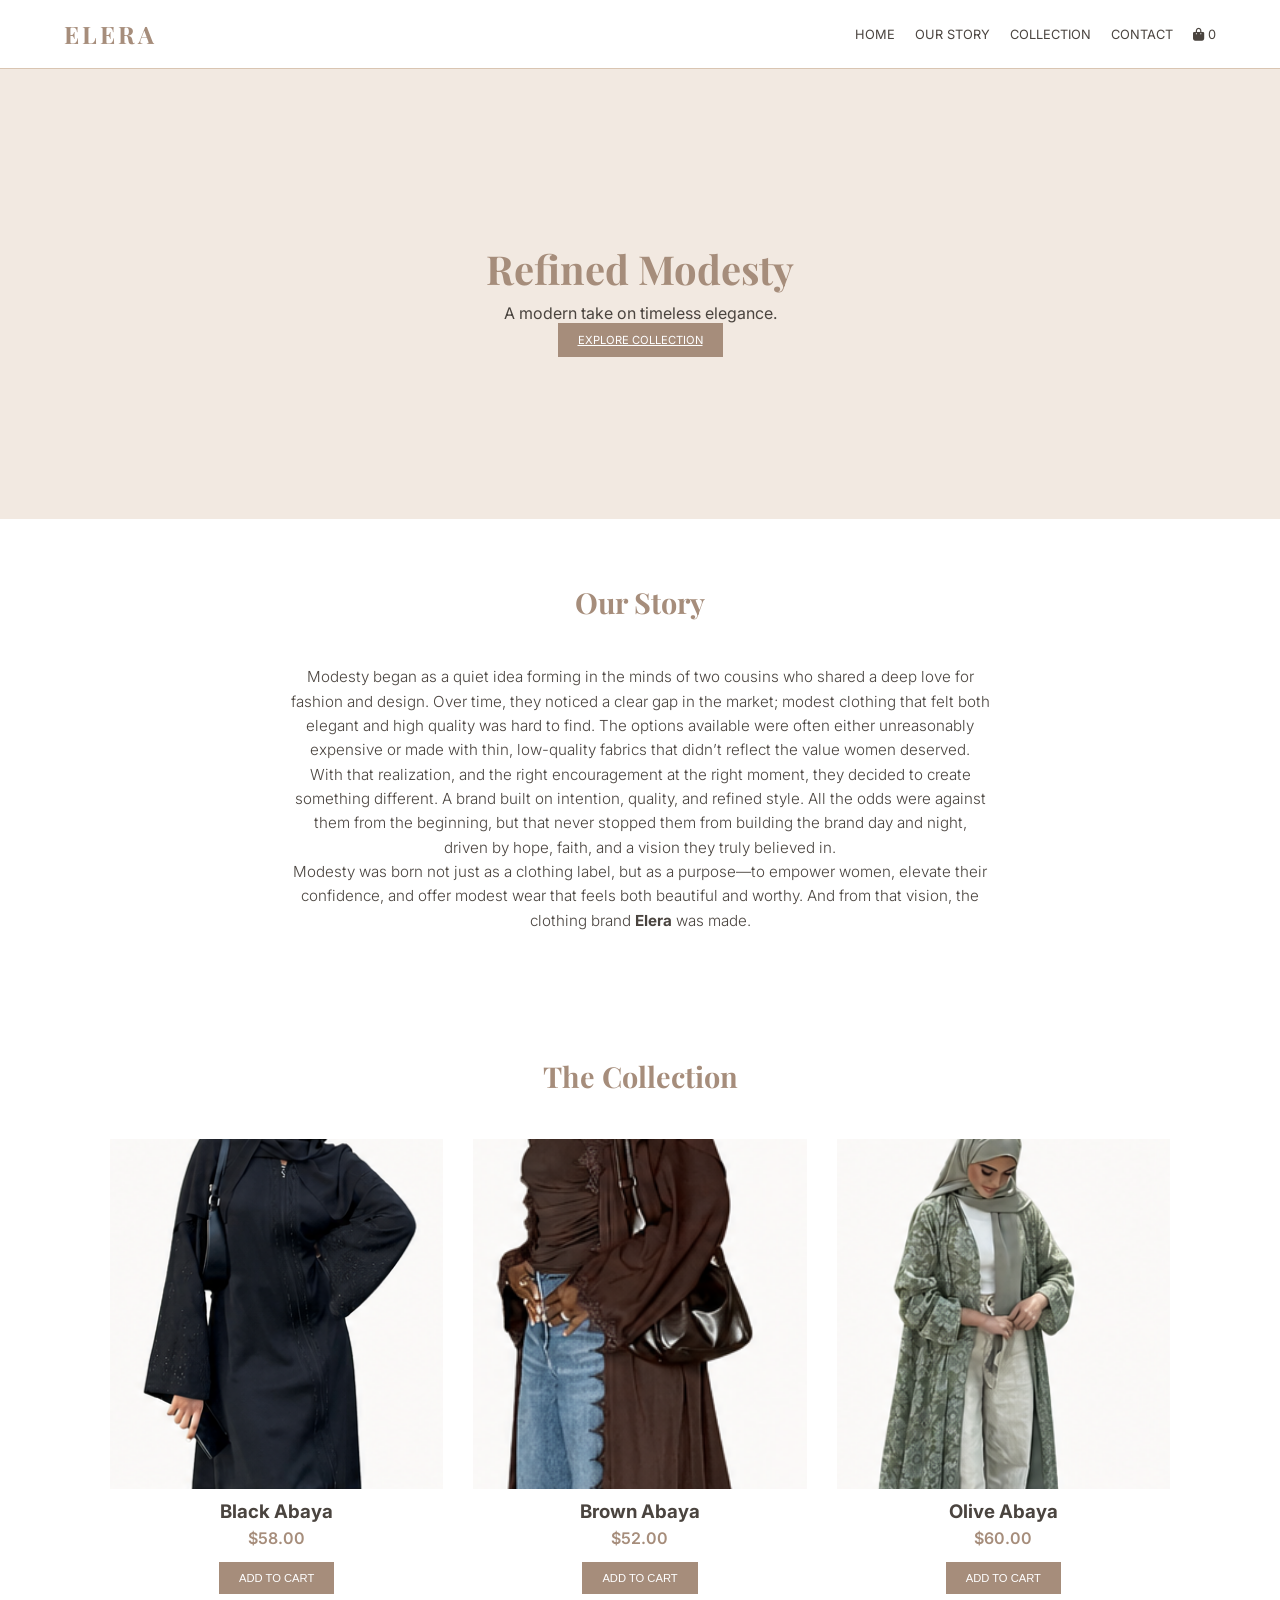
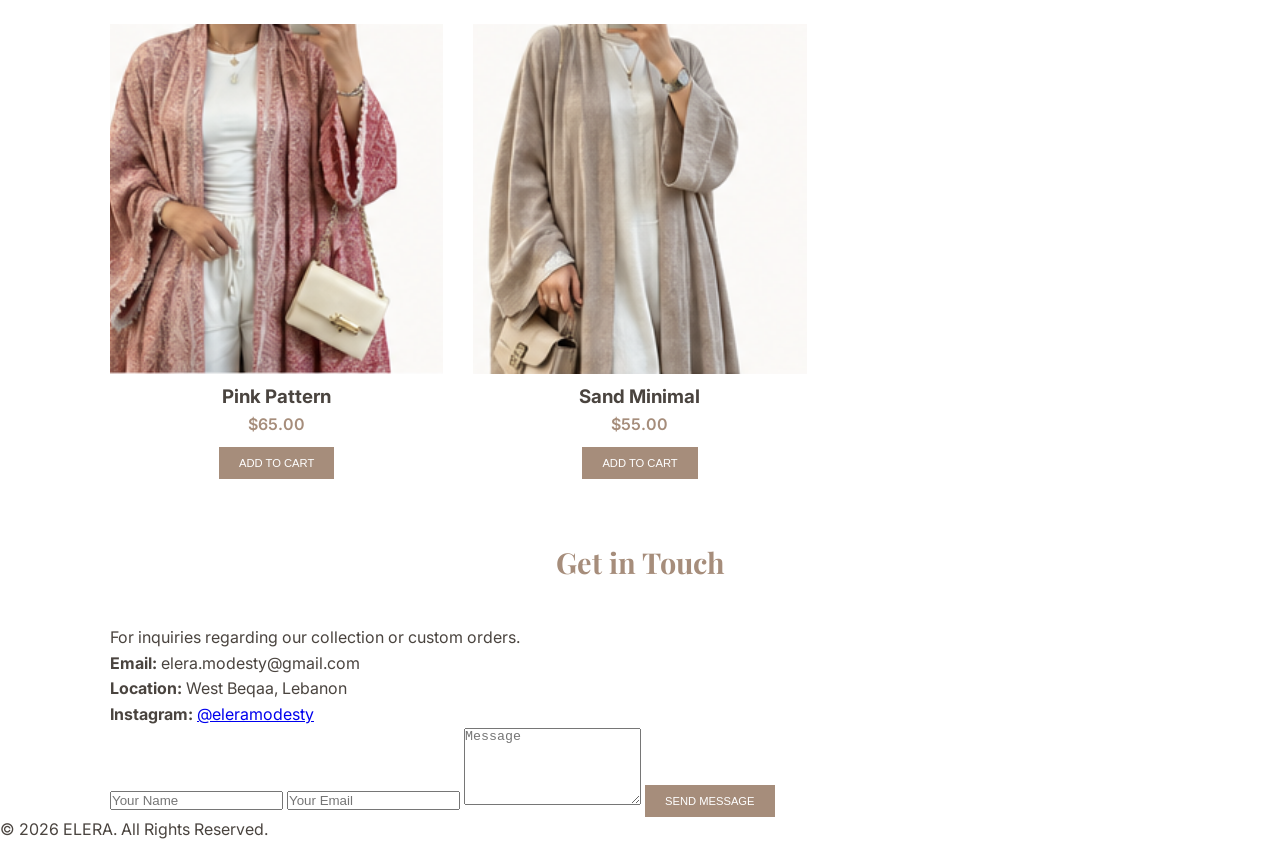
<file: index.html>
<!DOCTYPE html>
<html lang="en">
<head>
    <meta charset="UTF-8">
    <meta name="viewport" content="width=device-width, initial-scale=1.0">
    <title>ELERA | Refined Modesty</title>
    <link rel="stylesheet" href="style.css">
    <link href="https://fonts.googleapis.com/css2?family=Playfair+Display:wght@400;700&family=Inter:wght@300;400;600&display=swap" rel="stylesheet">
    <link rel="stylesheet" href="https://cdnjs.cloudflare.com/ajax/libs/font-awesome/6.0.0/css/all.min.css">
</head>
<body>

<!-- Navigation -->
<nav class="navbar">
    <div class="logo">ELERA</div>
    <div class="menu-toggle" id="mobile-menu">
        <i class="fa-solid fa-bars"></i>
    </div>
    <ul class="nav-links" id="nav-links">
        <li><a href="#">Home</a></li>
        <li><a href="#story">Our Story</a></li>
        <li><a href="#collection">Collection</a></li>
        <li><a href="#contact">Contact</a></li>
        <li><a href="#" id="cart-icon"><i class="fa-solid fa-bag-shopping"></i> <span id="cart-count">0</span></a></li>
    </ul>
</nav>

<!-- Hero Section -->
<section class="hero">
    <div class="hero-content">
        <h1>Refined Modesty</h1>
        <p>A modern take on timeless elegance.</p>
        <a href="#collection" class="btn">Explore Collection</a>
    </div>
</section>

<!-- Our Story Section -->
<section id="story" class="story-section">
    <div class="container">
        <h2 class="section-title">Our Story</h2>
        <div class="story-content">
            <p>Modesty began as a quiet idea forming in the minds of two cousins who shared a deep love for fashion and design. Over time, they noticed a clear gap in the market; modest clothing that felt both elegant and high quality was hard to find. The options available were often either unreasonably expensive or made with thin, low-quality fabrics that didn’t reflect the value women deserved.</p>
            <p>With that realization, and the right encouragement at the right moment, they decided to create something different. A brand built on intention, quality, and refined style. All the odds were against them from the beginning, but that never stopped them from building the brand day and night, driven by hope, faith, and a vision they truly believed in.</p>
            <p>Modesty was born not just as a clothing label, but as a purpose—to empower women, elevate their confidence, and offer modest wear that feels both beautiful and worthy. And from that vision, the clothing brand <strong>Elera</strong> was made.</p>
        </div>
    </div>
</section>

<!-- Collection Section -->
<section id="collection" class="shop">
    <div class="container">
        <h2 class="section-title">The Collection</h2>
        <div class="product-grid">
            <!-- All products with their respective .png filenames -->
            <div class="product-card">
                <div class="image-container"><img src="black-abaya.png" alt="Black Abaya"></div>
                <div class="product-info">
                    <h3>Black Abaya</h3>
                    <p class="price">$58.00</p>
                    <button class="btn add-to-cart" data-name="Black Abaya" data-price="58">Add to Cart</button>
                </div>
            </div>
            <div class="product-card">
                <div class="image-container"><img src="brown-abaya.png" alt="Brown Abaya"></div>
                <div class="product-info">
                    <h3>Brown Abaya</h3>
                    <p class="price">$52.00</p>
                    <button class="btn add-to-cart" data-name="Brown Abaya" data-price="52">Add to Cart</button>
                </div>
            </div>
            <div class="product-card">
                <div class="image-container"><img src="olive-abaya.png" alt="Olive Abaya"></div>
                <div class="product-info">
                    <h3>Olive Abaya</h3>
                    <p class="price">$60.00</p>
                    <button class="btn add-to-cart" data-name="Olive Abaya" data-price="60">Add to Cart</button>
                </div>
            </div>
            <div class="product-card">
                <div class="image-container"><img src="pink-pattern abaya.png" alt="Pink Pattern"></div>
                <div class="product-info">
                    <h3>Pink Pattern</h3>
                    <p class="price">$65.00</p>
                    <button class="btn add-to-cart" data-name="Pink Pattern" data-price="65">Add to Cart</button>
                </div>
            </div>
            <div class="product-card">
                <div class="image-container"><img src="sand minimal abaya.png" alt="Sand Minimal"></div>
                <div class="product-info">
                    <h3>Sand Minimal</h3>
                    <p class="price">$55.00</p>
                    <button class="btn add-to-cart" data-name="Sand Minimal" data-price="55">Add to Cart</button>
                </div>
            </div>
        </div>
    </div>
</section>

<!-- Contact Section -->
<section id="contact" class="contact-section">
    <div class="container">
        <h2 class="section-title">Get in Touch</h2>
        <div class="contact-wrapper">
            <div class="contact-info">
                <p>For inquiries regarding our collection or custom orders.</p>
                <p><strong>Email:</strong> elera.modesty@gmail.com</p>
                <p><strong>Location:</strong> West Beqaa, Lebanon</p>
                <p><strong>Instagram:</strong> <a href="https://instagram.com/eleramodesty" target="_blank">@eleramodesty</a></p>
            </div>
            <form class="contact-form">
                <input type="text" placeholder="Your Name" required>
                <input type="email" placeholder="Your Email" required>
                <textarea placeholder="Message" rows="5" required></textarea>
                <button type="submit" class="btn">Send Message</button>
            </form>
        </div>
    </div>
</section>

<!-- Cart & Checkout UI -->
<div id="cart-sidebar" class="cart-sidebar">
    <div class="cart-header">
        <h3>Your Cart</h3>
        <span id="close-cart">&times;</span>
    </div>
    <div id="cart-items"></div>
    <div class="cart-footer">
        <div class="cart-total">Total: $<span id="total-price">0</span></div>
        <button class="btn checkout-btn" id="open-checkout">Checkout</button>
    </div>
</div>

<section id="checkout-section" class="checkout-overlay">
    <div class="checkout-container">
        <span id="close-checkout" class="close-icon">&times;</span>
        <h2 class="section-title">Checkout</h2>
        <div class="checkout-grid">
            <div class="order-summary">
                <h3>Summary</h3>
                <div id="checkout-list"></div>
                <div class="final-total">Total: $<span id="checkout-total">0</span></div>
            </div>
            <form id="order-form" class="contact-form">
                <h3>Details</h3>
                <input type="text" placeholder="Full Name" required>
                <input type="tel" placeholder="Phone" required>
                <input type="text" placeholder="Address (West Beqaa)" required>
                <h3>Payment</h3>
                <div class="payment-options">
                    <label class="payment-label"><input type="radio" name="payment" value="cod" checked> Cash on Delivery</label>
                    <label class="payment-label"><input type="radio" name="payment" value="wish"> Wish Money</label>
                </div>
                <div id="wish-instructions" style="display:none; background:#f9f9f9; padding:10px; border:1px solid var(--nude-medium); font-size:0.8rem; margin-bottom:10px;">
                    <p>Send transfer to our Wish account. Contact us on Instagram for details.</p>
                </div>
                <button type="submit" class="btn">Place Order</button>
            </form>
        </div>
    </div>
</section>

<footer>
    <p>&copy; 2026 ELERA. All Rights Reserved.</p>
</footer>

<script>
    // Menu Logic
    const menuBtn = document.getElementById('mobile-menu');
    const navLinks = document.getElementById('nav-links');
    menuBtn.onclick = () => navLinks.classList.toggle('active');

    // Cart Logic
    let cart = [];
    const cartSidebar = document.getElementById('cart-sidebar');
    const cartCount = document.getElementById('cart-count');
    const cartItemsDiv = document.getElementById('cart-items');
    const totalEl = document.getElementById('total-price');

    document.getElementById('cart-icon').onclick = (e) => { e.preventDefault(); cartSidebar.classList.add('active'); };
    document.getElementById('close-cart').onclick = () => cartSidebar.classList.remove('active');

    document.querySelectorAll('.add-to-cart').forEach(btn => {
        btn.onclick = () => {
            cart.push({ name: btn.dataset.name, price: parseInt(btn.dataset.price) });
            updateCart();
            cartSidebar.classList.add('active');
        };
    });

    function updateCart() {
        cartCount.innerText = cart.length;
        cartItemsDiv.innerHTML = cart.map(i => `<div class="cart-item"><span>${i.name}</span><span>$${i.price}</span></div>`).join('');
        const total = cart.reduce((s, i) => s + i.price, 0);
        totalEl.innerText = total;
        document.getElementById('checkout-total').innerText = total;
        document.getElementById('checkout-list').innerHTML = cart.map(i => `<div style="display:flex;justify-content:space-between"><span>${i.name}</span><span>$${i.price}</span></div>`).join('');
    }

    // Checkout Logic
    document.getElementById('open-checkout').onclick = () => {
        if(cart.length === 0) return alert("Cart empty!");
        cartSidebar.classList.remove('active');
        document.getElementById('checkout-section').style.display = 'flex';
    };
    document.getElementById('close-checkout').onclick = () => document.getElementById('checkout-section').style.display = 'none';

    document.querySelectorAll('input[name="payment"]').forEach(r => {
        r.onchange = () => document.getElementById('wish-instructions').style.display = (r.value === 'wish') ? 'block' : 'none';
    });

    document.getElementById('order-form').onsubmit = (e) => {
        e.preventDefault();
        alert("Order received! We'll contact you for delivery in West Beqaa.");
        cart = []; updateCart(); document.getElementById('checkout-section').style.display = 'none';
    };
</script>
</body>
</html>
</file>
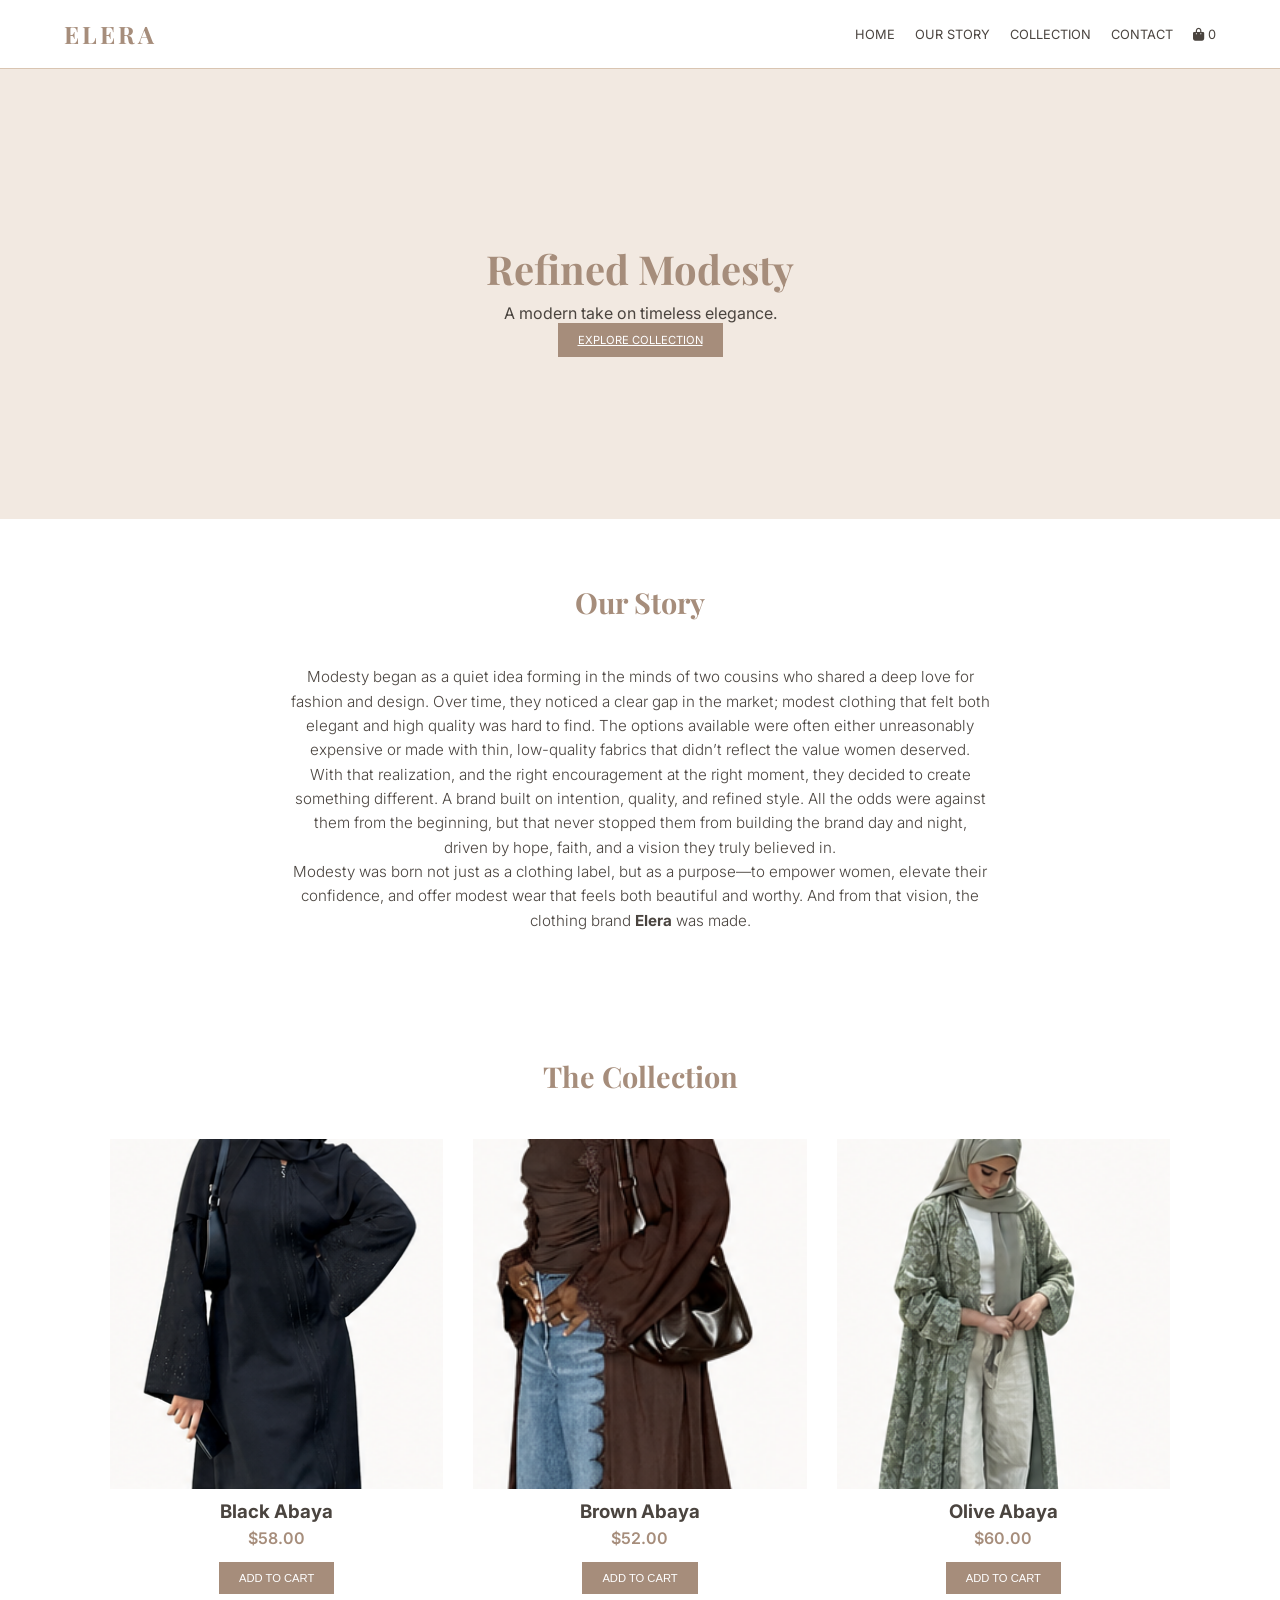
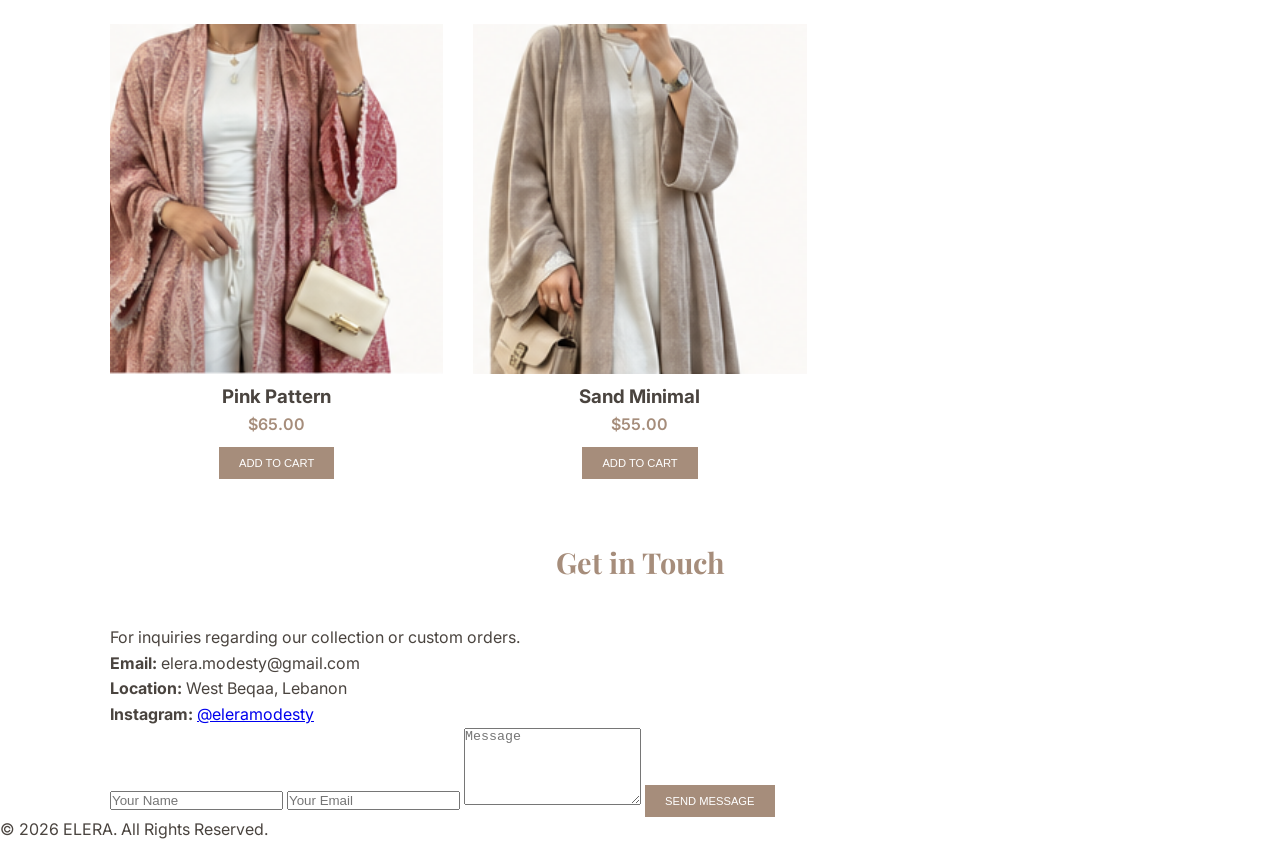
<file: index (3).html>
<!DOCTYPE html>
<html lang="en">
<head>
    <meta charset="UTF-8">
    <meta name="viewport" content="width=device-width, initial-scale=1.0">
    <title>ELERA | Refined Modesty</title>
    <link rel="stylesheet" href="style.css">
    <link href="https://fonts.googleapis.com/css2?family=Playfair+Display:wght@400;700&family=Inter:wght@300;400;600&display=swap" rel="stylesheet">
    <link rel="stylesheet" href="https://cdnjs.cloudflare.com/ajax/libs/font-awesome/6.0.0/css/all.min.css">
</head>
<body>

<!-- Navigation -->
<nav class="navbar">
    <div class="logo">ELERA</div>
    <div class="menu-toggle" id="mobile-menu">
        <i class="fa-solid fa-bars"></i>
    </div>
    <ul class="nav-links" id="nav-links">
        <li><a href="#">Home</a></li>
        <li><a href="#story">Our Story</a></li>
        <li><a href="#collection">Collection</a></li>
        <li><a href="#contact">Contact</a></li>
        <li><a href="#" id="cart-icon"><i class="fa-solid fa-bag-shopping"></i> <span id="cart-count">0</span></a></li>
    </ul>
</nav>

<!-- Hero Section -->
<section class="hero">
    <div class="hero-content">
        <h1>Refined Modesty</h1>
        <p>A modern take on timeless elegance.</p>
        <a href="#collection" class="btn">Explore Collection</a>
    </div>
</section>

<!-- Our Story Section -->
<section id="story" class="story-section">
    <div class="container">
        <h2 class="section-title">Our Story</h2>
        <div class="story-content">
            <p>Modesty began as a quiet idea forming in the minds of two cousins who shared a deep love for fashion and design. Over time, they noticed a clear gap in the market; modest clothing that felt both elegant and high quality was hard to find. The options available were often either unreasonably expensive or made with thin, low-quality fabrics that didn’t reflect the value women deserved.</p>
            <p>With that realization, and the right encouragement at the right moment, they decided to create something different. A brand built on intention, quality, and refined style. All the odds were against them from the beginning, but that never stopped them from building the brand day and night, driven by hope, faith, and a vision they truly believed in.</p>
            <p>Modesty was born not just as a clothing label, but as a purpose—to empower women, elevate their confidence, and offer modest wear that feels both beautiful and worthy. And from that vision, the clothing brand <strong>Elera</strong> was made.</p>
        </div>
    </div>
</section>

<!-- Collection Section -->
<section id="collection" class="shop">
    <div class="container">
        <h2 class="section-title">The Collection</h2>
        <div class="product-grid">
            <!-- All products with their respective .png filenames -->
            <div class="product-card">
                <div class="image-container"><img src="black-abaya.png" alt="Black Abaya"></div>
                <div class="product-info">
                    <h3>Black Abaya</h3>
                    <p class="price">$58.00</p>
                    <button class="btn add-to-cart" data-name="Black Abaya" data-price="58">Add to Cart</button>
                </div>
            </div>
            <div class="product-card">
                <div class="image-container"><img src="brown-abaya.png" alt="Brown Abaya"></div>
                <div class="product-info">
                    <h3>Brown Abaya</h3>
                    <p class="price">$52.00</p>
                    <button class="btn add-to-cart" data-name="Brown Abaya" data-price="52">Add to Cart</button>
                </div>
            </div>
            <div class="product-card">
                <div class="image-container"><img src="olive-abaya.png" alt="Olive Abaya"></div>
                <div class="product-info">
                    <h3>Olive Abaya</h3>
                    <p class="price">$60.00</p>
                    <button class="btn add-to-cart" data-name="Olive Abaya" data-price="60">Add to Cart</button>
                </div>
            </div>
            <div class="product-card">
                <div class="image-container"><img src="pink-pattern abaya.png" alt="Pink Pattern"></div>
                <div class="product-info">
                    <h3>Pink Pattern</h3>
                    <p class="price">$65.00</p>
                    <button class="btn add-to-cart" data-name="Pink Pattern" data-price="65">Add to Cart</button>
                </div>
            </div>
            <div class="product-card">
                <div class="image-container"><img src="sand minimal abaya.png" alt="Sand Minimal"></div>
                <div class="product-info">
                    <h3>Sand Minimal</h3>
                    <p class="price">$55.00</p>
                    <button class="btn add-to-cart" data-name="Sand Minimal" data-price="55">Add to Cart</button>
                </div>
            </div>
        </div>
    </div>
</section>

<!-- Contact Section -->
<section id="contact" class="contact-section">
    <div class="container">
        <h2 class="section-title">Get in Touch</h2>
        <div class="contact-wrapper">
            <div class="contact-info">
                <p>For inquiries regarding our collection or custom orders.</p>
                <p><strong>Email:</strong> elera.modesty@gmail.com</p>
                <p><strong>Location:</strong> West Beqaa, Lebanon</p>
                <p><strong>Instagram:</strong> <a href="https://instagram.com/eleramodesty" target="_blank">@eleramodesty</a></p>
            </div>
            <form class="contact-form">
                <input type="text" placeholder="Your Name" required>
                <input type="email" placeholder="Your Email" required>
                <textarea placeholder="Message" rows="5" required></textarea>
                <button type="submit" class="btn">Send Message</button>
            </form>
        </div>
    </div>
</section>

<!-- Cart & Checkout UI -->
<div id="cart-sidebar" class="cart-sidebar">
    <div class="cart-header">
        <h3>Your Cart</h3>
        <span id="close-cart">&times;</span>
    </div>
    <div id="cart-items"></div>
    <div class="cart-footer">
        <div class="cart-total">Total: $<span id="total-price">0</span></div>
        <button class="btn checkout-btn" id="open-checkout">Checkout</button>
    </div>
</div>

<section id="checkout-section" class="checkout-overlay">
    <div class="checkout-container">
        <span id="close-checkout" class="close-icon">&times;</span>
        <h2 class="section-title">Checkout</h2>
        <div class="checkout-grid">
            <div class="order-summary">
                <h3>Summary</h3>
                <div id="checkout-list"></div>
                <div class="final-total">Total: $<span id="checkout-total">0</span></div>
            </div>
            <form id="order-form" class="contact-form">
                <h3>Details</h3>
                <input type="text" placeholder="Full Name" required>
                <input type="tel" placeholder="Phone" required>
                <input type="text" placeholder="Address (West Beqaa)" required>
                <h3>Payment</h3>
                <div class="payment-options">
                    <label class="payment-label"><input type="radio" name="payment" value="cod" checked> Cash on Delivery</label>
                    <label class="payment-label"><input type="radio" name="payment" value="wish"> Wish Money</label>
                </div>
                <div id="wish-instructions" style="display:none; background:#f9f9f9; padding:10px; border:1px solid var(--nude-medium); font-size:0.8rem; margin-bottom:10px;">
                    <p>Send transfer to our Wish account. Contact us on Instagram for details.</p>
                </div>
                <button type="submit" class="btn">Place Order</button>
            </form>
        </div>
    </div>
</section>

<footer>
    <p>&copy; 2026 ELERA. All Rights Reserved.</p>
</footer>

<script>
    // Menu Logic
    const menuBtn = document.getElementById('mobile-menu');
    const navLinks = document.getElementById('nav-links');
    menuBtn.onclick = () => navLinks.classList.toggle('active');

    // Cart Logic
    let cart = [];
    const cartSidebar = document.getElementById('cart-sidebar');
    const cartCount = document.getElementById('cart-count');
    const cartItemsDiv = document.getElementById('cart-items');
    const totalEl = document.getElementById('total-price');

    document.getElementById('cart-icon').onclick = (e) => { e.preventDefault(); cartSidebar.classList.add('active'); };
    document.getElementById('close-cart').onclick = () => cartSidebar.classList.remove('active');

    document.querySelectorAll('.add-to-cart').forEach(btn => {
        btn.onclick = () => {
            cart.push({ name: btn.dataset.name, price: parseInt(btn.dataset.price) });
            updateCart();
            cartSidebar.classList.add('active');
        };
    });

    function updateCart() {
        cartCount.innerText = cart.length;
        cartItemsDiv.innerHTML = cart.map(i => `<div class="cart-item"><span>${i.name}</span><span>$${i.price}</span></div>`).join('');
        const total = cart.reduce((s, i) => s + i.price, 0);
        totalEl.innerText = total;
        document.getElementById('checkout-total').innerText = total;
        document.getElementById('checkout-list').innerHTML = cart.map(i => `<div style="display:flex;justify-content:space-between"><span>${i.name}</span><span>$${i.price}</span></div>`).join('');
    }

    // Checkout Logic
    document.getElementById('open-checkout').onclick = () => {
        if(cart.length === 0) return alert("Cart empty!");
        cartSidebar.classList.remove('active');
        document.getElementById('checkout-section').style.display = 'flex';
    };
    document.getElementById('close-checkout').onclick = () => document.getElementById('checkout-section').style.display = 'none';

    document.querySelectorAll('input[name="payment"]').forEach(r => {
        r.onchange = () => document.getElementById('wish-instructions').style.display = (r.value === 'wish') ? 'block' : 'none';
    });

    document.getElementById('order-form').onsubmit = (e) => {
        e.preventDefault();
        alert("Order received! We'll contact you for delivery in West Beqaa.");
        cart = []; updateCart(); document.getElementById('checkout-section').style.display = 'none';
    };
</script>
</body>
</html>
</file>
<file: style.css>
:root {
    --nude-dark: #A68D7B;
    --nude-medium: #D9C5B2;
    --nude-light: #F2E9E1;
    --text-main: #4A443F;
}

* { margin: 0; padding: 0; box-sizing: border-box; }
body { font-family: 'Inter', sans-serif; color: var(--text-main); background: #fff; line-height: 1.6; scroll-behavior: smooth; }
.container { max-width: 1100px; margin: 0 auto; padding: 0 20px; }

/* Responsive Navbar */
.navbar { display: flex; justify-content: space-between; align-items: center; padding: 15px 5%; background: #fff; border-bottom: 1px solid var(--nude-medium); position: sticky; top: 0; z-index: 1000; }
.logo { font-family: 'Playfair Display', serif; font-size: 1.5rem; font-weight: 700; color: var(--nude-dark); letter-spacing: 3px; }
.menu-toggle { display: none; font-size: 1.5rem; cursor: pointer; color: var(--nude-dark); }
.nav-links { display: flex; list-style: none; gap: 20px; align-items: center; }
.nav-links a { text-decoration: none; color: var(--text-main); font-size: 0.8rem; text-transform: uppercase; }

/* Sections */
.hero { height: 50vh; background: var(--nude-light); display: flex; align-items: center; justify-content: center; text-align: center; padding: 20px; }
.hero h1 { font-family: 'Playfair Display', serif; font-size: 2.5rem; color: var(--nude-dark); }
.story-section { padding: 60px 0; text-align: center; }
.story-content { max-width: 700px; margin: 0 auto; font-weight: 300; font-size: 0.95rem; }
.shop { padding: 60px 0; }
.section-title { font-family: 'Playfair Display', serif; text-align: center; margin-bottom: 40px; font-size: 1.8rem; color: var(--nude-dark); }

/* Responsive Grid */
.product-grid { display: grid; grid-template-columns: repeat(auto-fit, minmax(250px, 1fr)); gap: 30px; }
.product-card { text-align: center; }
.image-container img { width: 100%; height: 350px; object-fit: cover; background: var(--nude-light); }
.price { color: var(--nude-dark); font-weight: 600; margin-bottom: 10px; }

/* UI Components */
.btn { background: var(--nude-dark); color: #fff; padding: 10px 20px; border: none; cursor: pointer; text-transform: uppercase; font-size: 0.7rem; transition: 0.3s; }
.btn:hover { background: var(--nude-medium); }
.cart-sidebar { position: fixed; top: 0; right: -100%; width: 320px; height: 100%; background: #fff; box-shadow: -5px 0 15px rgba(0,0,0,0.1); transition: 0.4s; z-index: 2000; padding: 20px; display: flex; flex-direction: column; }
.cart-sidebar.active { right: 0; }
.cart-item { display: flex; justify-content: space-between; padding: 8px 0; border-bottom: 1px dotted var(--nude-medium); font-size: 0.9rem; }
.checkout-overlay { position: fixed; top: 0; left: 0; width: 100%; height: 100%; background: rgba(255,255,255,0.98); z-index: 3000; display: none; justify-content: center; overflow-y: auto; padding: 20px; }
.checkout-container { background: #fff; width: 100%; max-width: 800px; padding: 30px; border: 1px solid var(--nude-medium); position: relative; height: fit-content; }
.close-icon { position: absolute; top: 10px; right: 15px; font-size: 1.5rem; cursor: pointer; }

/* Mobile Media Queries */
@media (max-width: 768px) {
    .menu-toggle { display: block; }
    .nav-links { display: none; position: absolute; top: 100%; left: 0; width: 100%; background: #fff; flex-direction: column; padding: 20px; border-bottom: 1px solid var(--nude-medium); }
    .nav-links.active { display: flex; }
    .nav-links li { margin: 10px 0; }
    .hero h1 { font-size: 2rem; }
    .product-grid { grid-template-columns: repeat(auto-fit, minmax(150px, 1fr)); gap: 15px; }
    .image-container img { height: 220px; }
    .checkout-grid { display: flex; flex-direction: column; gap: 20px; }
    .contact-wrapper { display: flex; flex-direction: column; gap: 30px; }
}
</file>
